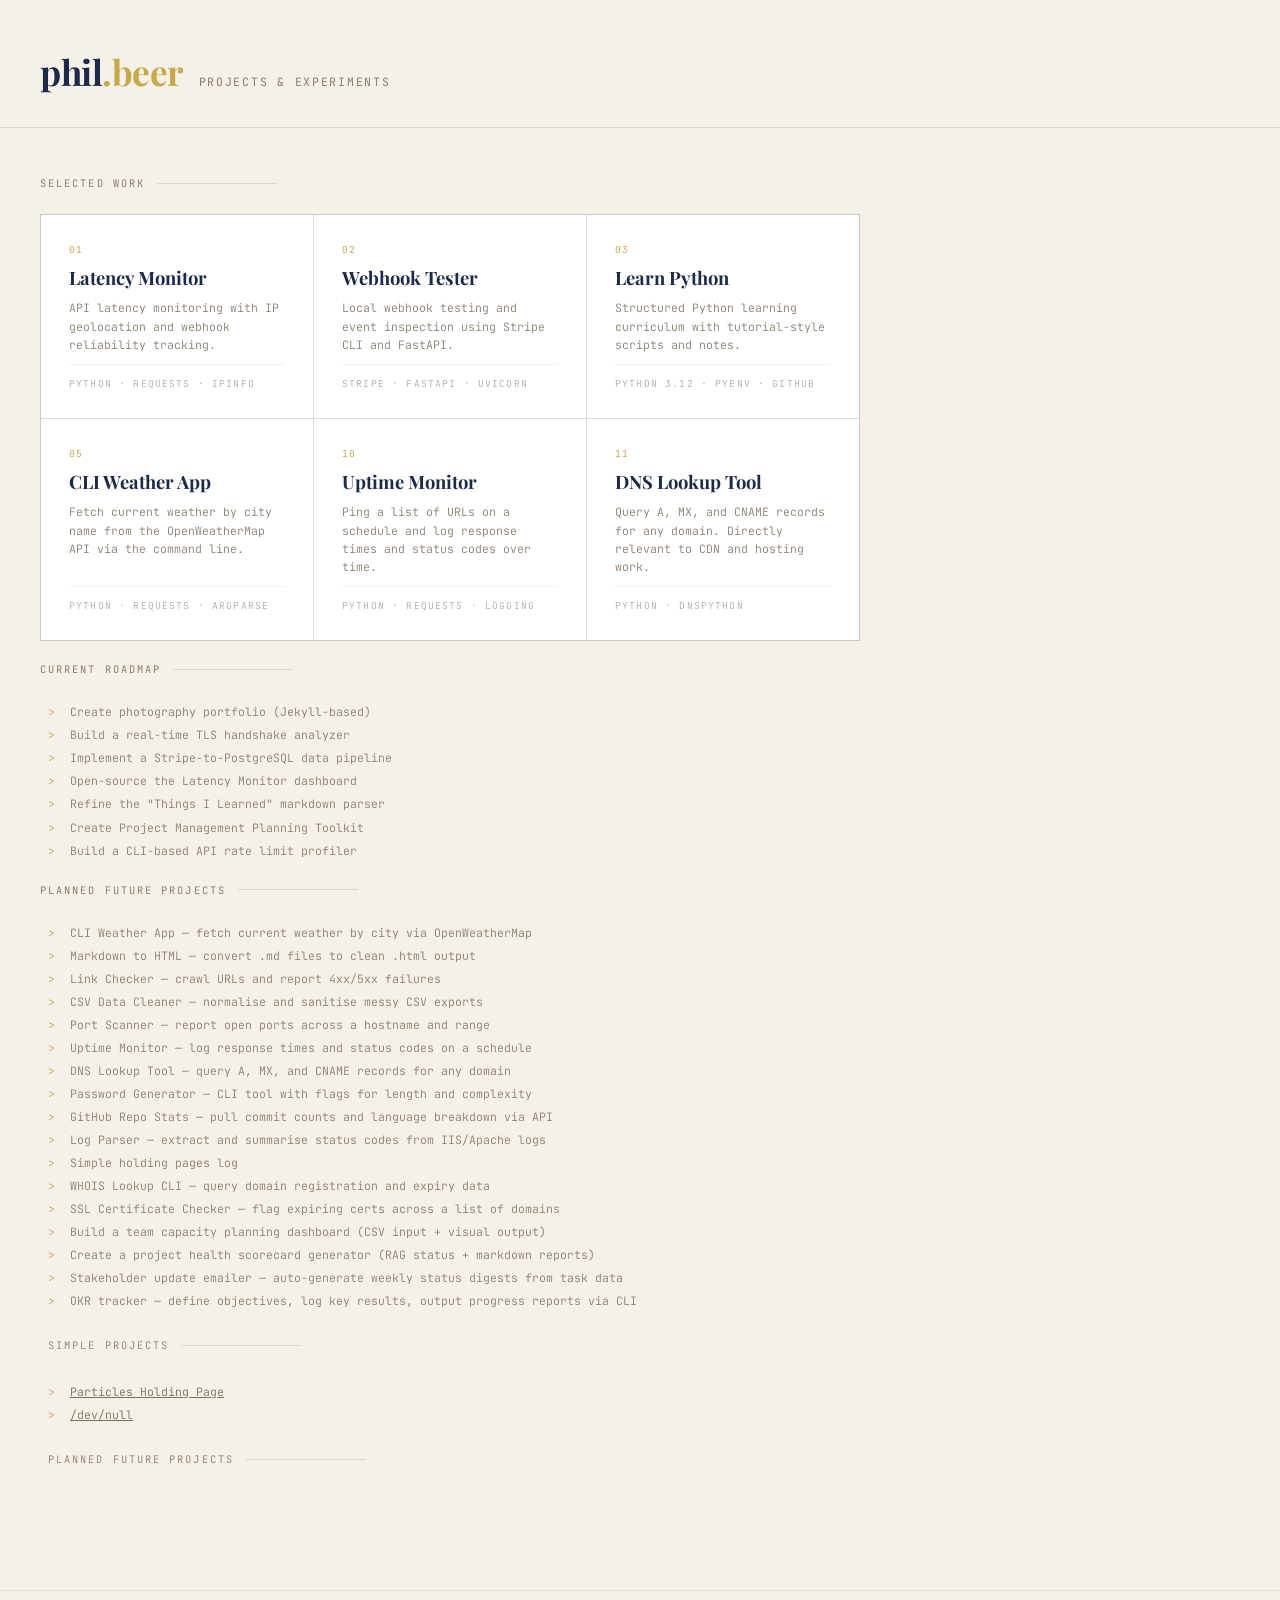
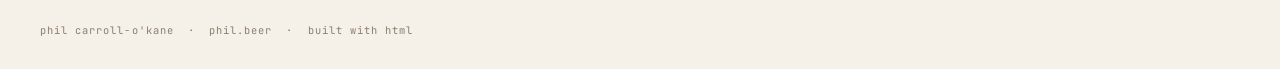
<file: index.html>
<!DOCTYPE html>
<html lang="en">
<head>
<meta charset="UTF-8">
<meta name="viewport" content="width=device-width, initial-scale=1.0">
<title>phil.beer — projects</title>
<link href="https://fonts.googleapis.com/css2?family=Playfair+Display:wght@400;700&family=JetBrains+Mono:wght@300;400&display=swap" rel="stylesheet">
<style>
  *, *::before, *::after { box-sizing: border-box; margin: 0; padding: 0; }

  :root {
    --navy: #1B2A4A;
    --gold: #C9A84C;
    --cream: #F5F0E8;
    --muted: #8A7E6E;
    --card-bg: #FFFFFF;
  }

  body {
    background: var(--cream);
    color: var(--navy);
    font-family: 'JetBrains Mono', monospace;
    min-height: 100vh;
    padding: 0;
  }

  header {
    padding: 3rem 2.5rem 2rem;
    border-bottom: 1px solid rgba(27,42,74,0.12);
    display: flex;
    align-items: baseline;
    gap: 1rem;
    flex-wrap: wrap;
  }

  .logo {
    font-family: 'Playfair Display', serif;
    font-size: 2.2rem;
    font-weight: 700;
    color: var(--navy);
    letter-spacing: -0.5px;
  }

  .logo span {
    color: var(--gold);
  }

  .tagline {
    font-size: 0.72rem;
    color: var(--muted);
    letter-spacing: 0.15em;
    text-transform: uppercase;
    padding-top: 0.2rem;
  }

  main {
    padding: 3rem 2.5rem;
    max-width: 900px;
  }

  a {
    color: #75745b;
  }

  a:hover {
    color: var(--gold);
  }

  .section-label {
    font-size: 0.65rem;
    letter-spacing: 0.2em;
    text-transform: uppercase;
    color: var(--muted);
    margin-bottom: 1.5rem;
    display: flex;
    align-items: center;
    gap: 0.75rem;
  }

  .section-label::after {
    content: '';
    flex: 1;
    height: 1px;
    background: rgba(27,42,74,0.12);
    max-width: 120px;
  }

  .projects {
    display: grid;
    grid-template-columns: repeat(auto-fill, minmax(260px, 1fr));
    gap: 1px;
    background: rgba(27,42,74,0.1);
    border: 1px solid rgba(27,42,74,0.1);
  }

  .project-card {
    background: var(--card-bg);
    padding: 1.75rem;
    text-decoration: none;
    color: inherit;
    display: flex;
    flex-direction: column;
    gap: 0.6rem;
    transition: background 0.15s ease;
    position: relative;
    overflow: hidden;
  }

  .project-card::before {
    content: '';
    position: absolute;
    top: 0; left: 0;
    width: 3px;
    height: 100%;
    background: var(--gold);
    transform: scaleY(0);
    transition: transform 0.2s ease;
    transform-origin: bottom;
  }

  .project-card:hover {
    background: #FDFAF4;
  }

  .project-card:hover::before {
    transform: scaleY(1);
  }

  .project-number {
    font-size: 0.6rem;
    color: var(--gold);
    letter-spacing: 0.15em;
  }

  .project-name {
    font-family: 'Playfair Display', serif;
    font-size: 1.15rem;
    font-weight: 700;
    color: var(--navy);
    line-height: 1.3;
  }

  .project-desc {
    font-size: 0.72rem;
    color: var(--muted);
    line-height: 1.6;
    font-weight: 300;
  }

  .project-tag {
    margin-top: auto;
    padding-top: 0.75rem;
    font-size: 0.6rem;
    letter-spacing: 0.12em;
    text-transform: uppercase;
    color: rgba(27,42,74,0.35);
    border-top: 1px solid rgba(27,42,74,0.06);
  }

  footer {
    padding: 2rem 2.5rem;
    font-size: 0.65rem;
    color: var(--muted);
    letter-spacing: 0.1em;
    border-top: 1px solid rgba(27,42,74,0.08);
    margin-top: 3rem;
  }

  @keyframes fadeUp {
    from { opacity: 0; transform: translateY(12px); }
    to { opacity: 1; transform: translateY(0); }
  }

  .project-card {
    animation: fadeUp 0.4s ease both;
  }

  .project-card:nth-child(1)  { animation-delay: 0.05s; }
  .project-card:nth-child(2)  { animation-delay: 0.10s; }
  .project-card:nth-child(3)  { animation-delay: 0.15s; }
  .project-card:nth-child(4)  { animation-delay: 0.20s; }
  .project-card:nth-child(5)  { animation-delay: 0.25s; }
  .project-card:nth-child(6)  { animation-delay: 0.30s; }
  .project-card:nth-child(7)  { animation-delay: 0.35s; }
  .project-card:nth-child(8)  { animation-delay: 0.40s; }
  .project-card:nth-child(9)  { animation-delay: 0.45s; }
  .project-card:nth-child(10) { animation-delay: 0.50s; }
  .project-card:nth-child(11) { animation-delay: 0.55s; }
  .project-card:nth-child(12) { animation-delay: 0.60s; }
  .project-card:nth-child(13) { animation-delay: 0.65s; }
  .project-card:nth-child(14) { animation-delay: 0.70s; }
</style>
</head>
<body>

<header>
  <div class="logo">phil<span>.beer</span></div>
  <div class="tagline">projects &amp; experiments</div>
</header>

<main>
  <div class="section-label">selected work</div>

  <div class="projects">

    <a href="/latencymonitor" class="project-card">
      <div class="project-number">01</div>
      <div class="project-name">Latency Monitor</div>
      <div class="project-desc">API latency monitoring with IP geolocation and webhook reliability tracking.</div>
      <div class="project-tag">Python · Requests · ipinfo</div>
    </a>

    <a href="/webhook-tester" class="project-card">
      <div class="project-number">02</div>
      <div class="project-name">Webhook Tester</div>
      <div class="project-desc">Local webhook testing and event inspection using Stripe CLI and FastAPI.</div>
      <div class="project-tag">Stripe · FastAPI · uvicorn</div>
    </a>

    <a href="https://github.com/philcodex/Learn-Python" class="project-card">
      <div class="project-number">03</div>
      <div class="project-name">Learn Python</div>
      <div class="project-desc">Structured Python learning curriculum with tutorial-style scripts and notes.</div>
      <div class="project-tag">Python 3.12 · pyenv · GitHub</div>
    </a>

    <a href="#" class="project-card">
      <div class="project-number">05</div>
      <div class="project-name">CLI Weather App</div>
      <div class="project-desc">Fetch current weather by city name from the OpenWeatherMap API via the command line.</div>
      <div class="project-tag">Python · Requests · argparse</div>
    </a>
    <a href="#" class="project-card">
      <div class="project-number">10</div>
      <div class="project-name">Uptime Monitor</div>
      <div class="project-desc">Ping a list of URLs on a schedule and log response times and status codes over time.</div>
      <div class="project-tag">Python · Requests · logging</div>
    </a>

    <a href="#" class="project-card">
      <div class="project-number">11</div>
      <div class="project-name">DNS Lookup Tool</div>
      <div class="project-desc">Query A, MX, and CNAME records for any domain. Directly relevant to CDN and hosting work.</div>
      <div class="project-tag">Python · dnspython</div>
    </a>

  </div>

  <br>
  <div class="section-label">current roadmap</div>

  <ul style="list-style: none; color: var(--muted); font-size: 0.72rem; line-height: 2; font-weight: 300; padding-left: 0.5rem;">
    <li><span style="color: var(--gold); margin-right: 8px;">&gt;</span> Create photography portfolio (Jekyll-based)</li>
    <li><span style="color: var(--gold); margin-right: 8px;">&gt;</span> Build a real-time TLS handshake analyzer</li>
    <li><span style="color: var(--gold); margin-right: 8px;">&gt;</span> Implement a Stripe-to-PostgreSQL data pipeline</li>
    <li><span style="color: var(--gold); margin-right: 8px;">&gt;</span> Open-source the Latency Monitor dashboard</li>
    <li><span style="color: var(--gold); margin-right: 8px;">&gt;</span> Refine the "Things I Learned" markdown parser</li>
    <li><span style="color: var(--gold); margin-right: 8px;">&gt;</span> Create Project Management Planning Toolkit</li>
    <li><span style="color: var(--gold); margin-right: 8px;">&gt;</span> Build a CLI-based API rate limit profiler</li>
    
    
       

  </ul>

  <br>
  <div class="section-label">planned future projects</div>

  <ul style="list-style: none; color: var(--muted); font-size: 0.72rem; line-height: 2; font-weight: 300; padding-left: 0.5rem;">
    <li><span style="color: var(--gold); margin-right: 8px;">&gt;</span> CLI Weather App — fetch current weather by city via OpenWeatherMap</li>
    <li><span style="color: var(--gold); margin-right: 8px;">&gt;</span> Markdown to HTML — convert .md files to clean .html output</li>
    <li><span style="color: var(--gold); margin-right: 8px;">&gt;</span> Link Checker — crawl URLs and report 4xx/5xx failures</li>
    <li><span style="color: var(--gold); margin-right: 8px;">&gt;</span> CSV Data Cleaner — normalise and sanitise messy CSV exports</li>
    <li><span style="color: var(--gold); margin-right: 8px;">&gt;</span> Port Scanner — report open ports across a hostname and range</li>
    <li><span style="color: var(--gold); margin-right: 8px;">&gt;</span> Uptime Monitor — log response times and status codes on a schedule</li>
    <li><span style="color: var(--gold); margin-right: 8px;">&gt;</span> DNS Lookup Tool — query A, MX, and CNAME records for any domain</li>
    <li><span style="color: var(--gold); margin-right: 8px;">&gt;</span> Password Generator — CLI tool with flags for length and complexity</li>
    <li><span style="color: var(--gold); margin-right: 8px;">&gt;</span> GitHub Repo Stats — pull commit counts and language breakdown via API</li>
    <li><span style="color: var(--gold); margin-right: 8px;">&gt;</span> Log Parser — extract and summarise status codes from IIS/Apache logs</li>
    <li><span style="color: var(--gold); margin-right: 8px;">&gt;</span> Simple holding pages log</li>
    <li><span style="color: var(--gold); margin-right: 8px;">&gt;</span> WHOIS Lookup CLI — query domain registration and expiry data</li>
    <li><span style="color: var(--gold); margin-right: 8px;">&gt;</span> SSL Certificate Checker — flag expiring certs across a list of domains</li>
    <li><span style="color: var(--gold); margin-right: 8px;">&gt;</span> Build a team capacity planning dashboard (CSV input + visual output)</li>
    <li><span style="color: var(--gold); margin-right: 8px;">&gt;</span> Create a project health scorecard generator (RAG status + markdown reports)</li>
    <li><span style="color: var(--gold); margin-right: 8px;">&gt;</span> Stakeholder update emailer — auto-generate weekly status digests from task data</li>
    <li><span style="color: var(--gold); margin-right: 8px;">&gt;</span> OKR tracker — define objectives, log key results, output progress reports via CLI</li>

<br>
  <div class="section-label">Simple Projects</div>
  <li><span style="color: var(--gold); margin-right: 8px;">&gt;</span> <a href="particles.html">Particles Holding Page</a></li>
  <li><span style="color: var(--gold); margin-right: 8px;">&gt;</span> <a href="asdfwdmatrix.html">/dev/null</a></li>

  
<br>
  <div class="section-label">planned future projects</div>
    
  </ul>
</main>

<footer>
  phil carroll-o'kane &nbsp;·&nbsp; phil.beer &nbsp;·&nbsp; built with html
</footer>

</body>
</html>
</file>
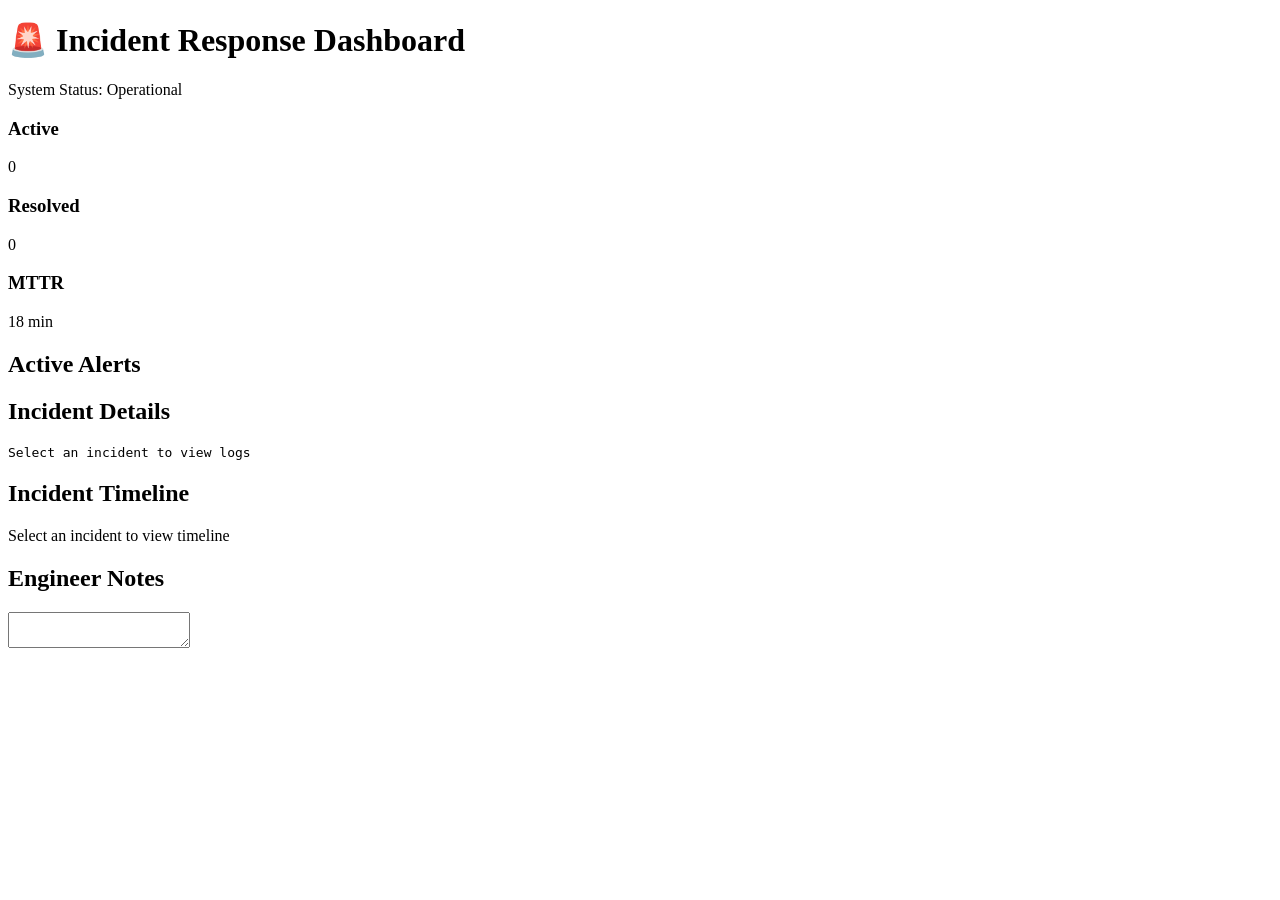
<file: incidentdashboard/index.html>
<!DOCTYPE html>
<html>
<head>
    <title>Incident Response Dashboard</title>
    <link rel="stylesheet" href="style.css">
</head>

<body>

<h1>🚨 Incident Response Dashboard</h1>

<!-- System Status -->
<div class="status-banner">
System Status: Operational
</div>

<!-- Summary -->
<div class="summary">

<div class="card">
<h3>Active</h3>
<p id="activeCount">0</p>
</div>

<div class="card">
<h3>Resolved</h3>
<p id="resolvedCount">0</p>
</div>

<div class="card">
<h3>MTTR</h3>
<p>18 min</p>
</div>

</div>

<!-- Alerts -->
<h2>Active Alerts</h2>

<div id="alerts"></div>

<!-- Details -->
<div id="incidentDetails">

<h2>Incident Details</h2>

<pre id="logs">
Select an incident to view logs
</pre>

</div>

<h2>Incident Timeline</h2>

<div id="timeline">

<p>Select an incident to view timeline</p>

</div>

<!-- Notes -->
<h2>Engineer Notes</h2>

<textarea id="notes"></textarea>

</body>
</html>
</file>
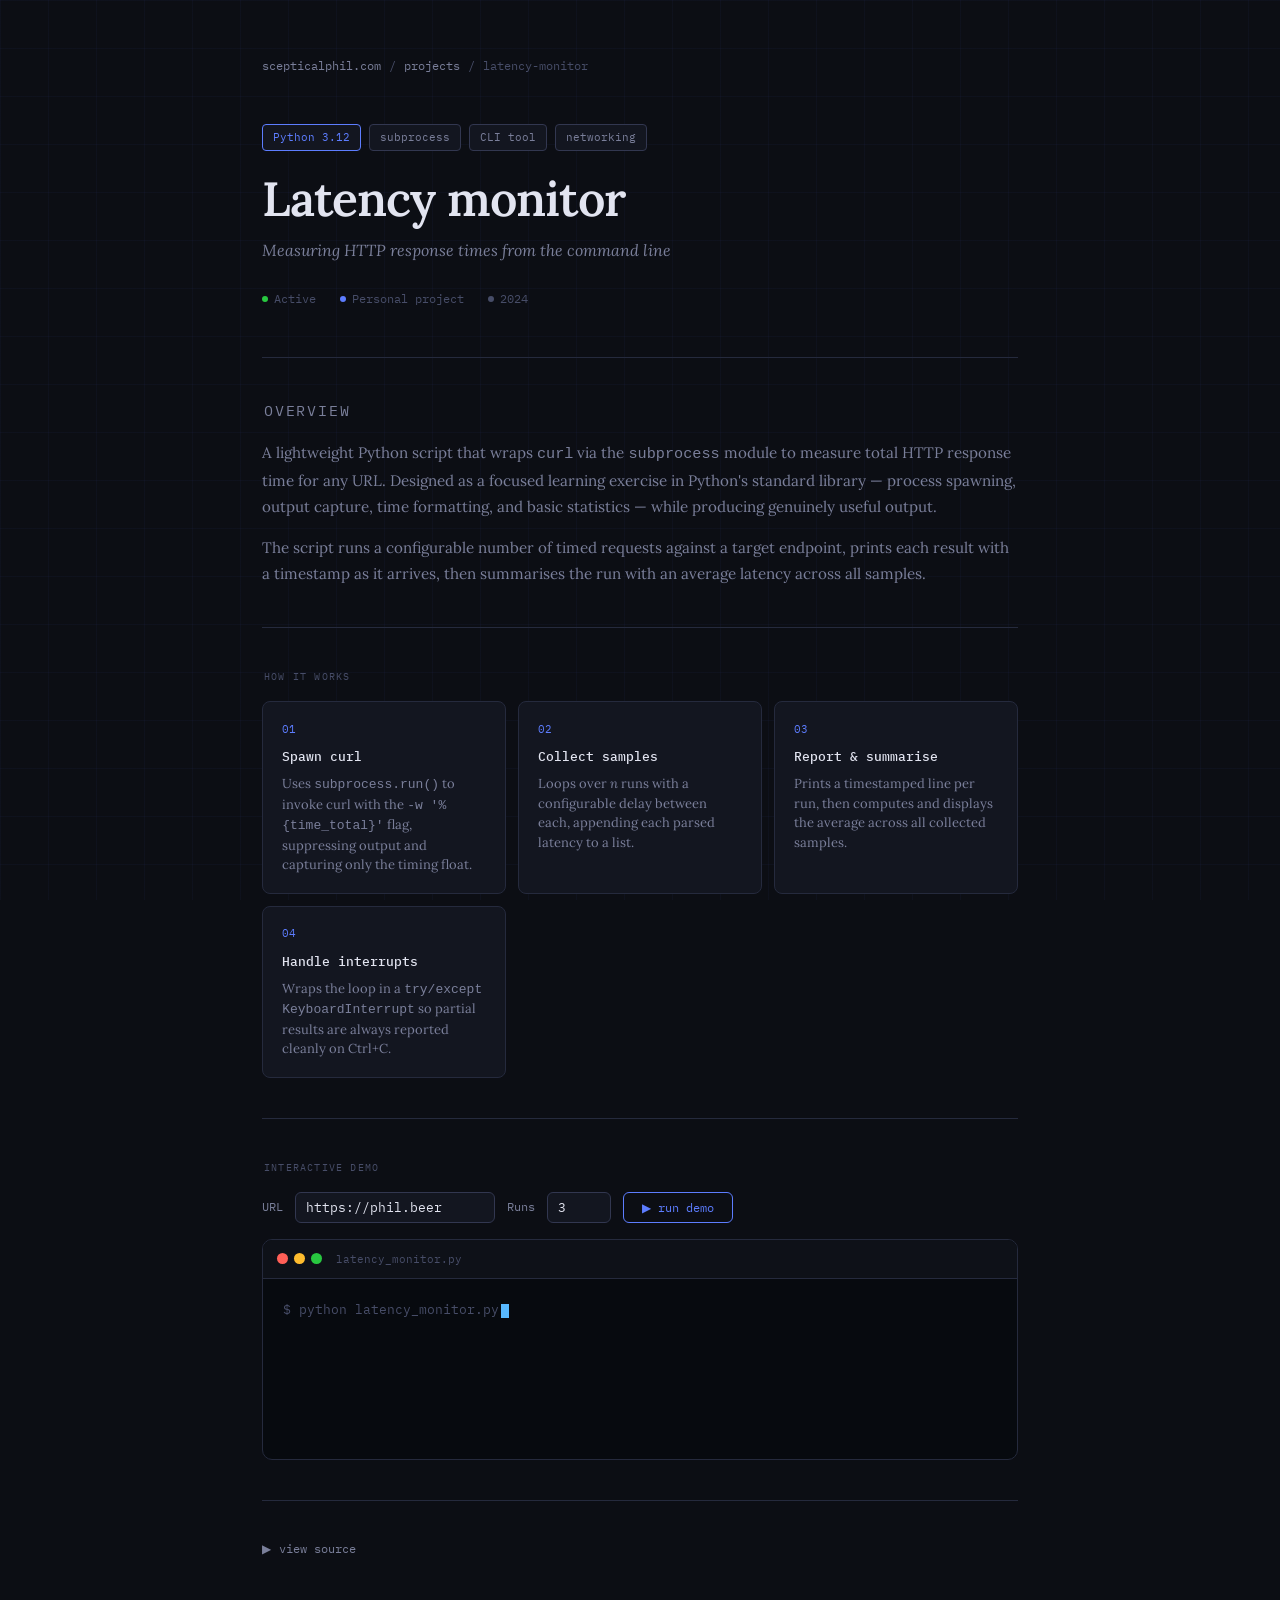
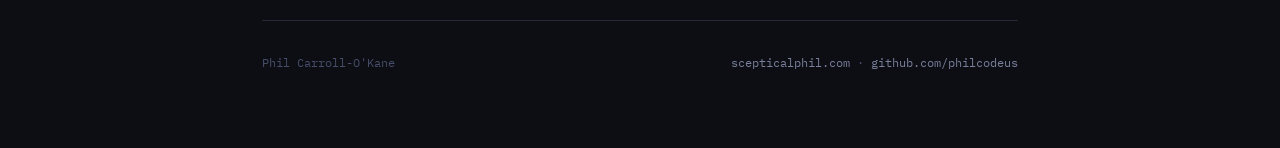
<file: latency monitor copy/index.html>
<!DOCTYPE html>
<html lang="en">
<head>
  <meta charset="UTF-8" />
  <meta name="viewport" content="width=device-width, initial-scale=1.0" />
  <title>Latency Monitor — Phil Carroll-O'Kane</title>
  <link rel="preconnect" href="https://fonts.googleapis.com" />
  <link href="https://fonts.googleapis.com/css2?family=IBM+Plex+Mono:ital,wght@0,400;0,500;1,400&family=Lora:ital,wght@0,400;0,600;1,400&display=swap" rel="stylesheet" />
  <style>
    *, *::before, *::after { box-sizing: border-box; margin: 0; padding: 0; }

    :root {
      --bg:        #0c0e14;
      --surface:   #131620;
      --surface2:  #1a1e2e;
      --border:    #252a3d;
      --border2:   #323750;
      --text:      #e2e4f0;
      --muted:     #7a7f9a;
      --dim:       #474d68;
      --green:     #28c840;
      --green-dim: #0f6e56;
      --amber:     #febc2e;
      --blue:      #58b9ff;
      --blue-dim:  #185fa5;
      --red:       #ff5f57;
      --accent:    #5d7dff;
    }

    html { scroll-behavior: smooth; }

    body {
      background: var(--bg);
      color: var(--text);
      font-family: 'Lora', Georgia, serif;
      font-size: 16px;
      line-height: 1.7;
      min-height: 100vh;
    }

    /* ── grid lines background ── */
    body::before {
      content: '';
      position: fixed;
      inset: 0;
      background-image:
        linear-gradient(rgba(93,125,255,0.04) 1px, transparent 1px),
        linear-gradient(90deg, rgba(93,125,255,0.04) 1px, transparent 1px);
      background-size: 48px 48px;
      pointer-events: none;
      z-index: 0;
    }

    .page { position: relative; z-index: 1; max-width: 820px; margin: 0 auto; padding: 3.5rem 2rem 5rem; }

    /* ── nav breadcrumb ── */
    .nav {
      display: flex;
      align-items: center;
      gap: 8px;
      margin-bottom: 3rem;
      font-family: 'IBM Plex Mono', monospace;
      font-size: 12px;
      color: var(--dim);
    }
    .nav a { color: var(--muted); text-decoration: none; }
    .nav a:hover { color: var(--text); }

    /* ── hero ── */
    .hero { margin-bottom: 3rem; animation: fadeUp 0.6s ease both; }
    .tag-row { display: flex; gap: 8px; flex-wrap: wrap; margin-bottom: 1.2rem; }
    .tag {
      font-family: 'IBM Plex Mono', monospace;
      font-size: 11px;
      padding: 3px 10px;
      border-radius: 4px;
      border: 1px solid var(--border2);
      color: var(--muted);
      background: var(--surface);
    }
    .tag.lang { border-color: var(--accent); color: var(--accent); }

    h1 {
      font-family: 'Lora', serif;
      font-size: clamp(2rem, 5vw, 3rem);
      font-weight: 600;
      letter-spacing: -0.02em;
      color: var(--text);
      margin-bottom: 0.6rem;
      line-height: 1.2;
    }
    .subtitle {
      font-size: 1rem;
      color: var(--muted);
      font-style: italic;
      margin-bottom: 1.5rem;
    }
    .meta-row {
      display: flex;
      gap: 1.5rem;
      flex-wrap: wrap;
      font-family: 'IBM Plex Mono', monospace;
      font-size: 12px;
      color: var(--dim);
    }
    .meta-row span { display: flex; align-items: center; gap: 6px; }
    .dot { width: 6px; height: 6px; border-radius: 50%; }

    /* ── section label ── */
    .section-label {
      font-family: 'IBM Plex Mono', monospace;
      font-size: 10px;
      letter-spacing: 0.12em;
      text-transform: uppercase;
      color: var(--dim);
      margin-bottom: 1rem;
      padding-left: 2px;
    }

    /* ── divider ── */
    hr { border: none; border-top: 1px solid var(--border); margin: 2.5rem 0; }

    /* ── overview ── */
    .overview { animation: fadeUp 0.6s 0.1s ease both; margin-bottom: 2.5rem; }
    .overview p { color: var(--muted); font-size: 0.95rem; margin-bottom: 1rem; }
    .overview p:last-child { margin-bottom: 0; }

    /* ── how it works grid ── */
    .how-grid {
      display: grid;
      grid-template-columns: repeat(auto-fit, minmax(200px, 1fr));
      gap: 12px;
      margin-bottom: 2.5rem;
      animation: fadeUp 0.6s 0.15s ease both;
    }
    .how-card {
      background: var(--surface);
      border: 1px solid var(--border);
      border-radius: 8px;
      padding: 1.1rem 1.2rem;
      transition: border-color 0.2s;
    }
    .how-card:hover { border-color: var(--border2); }
    .how-num {
      font-family: 'IBM Plex Mono', monospace;
      font-size: 11px;
      color: var(--accent);
      margin-bottom: 8px;
    }
    .how-card h3 {
      font-family: 'IBM Plex Mono', monospace;
      font-size: 13px;
      font-weight: 500;
      color: var(--text);
      margin-bottom: 6px;
    }
    .how-card p { font-size: 13px; color: var(--muted); line-height: 1.5; }

    /* ── demo controls ── */
    .demo-section { animation: fadeUp 0.6s 0.2s ease both; }
    .controls {
      display: flex;
      align-items: center;
      gap: 12px;
      flex-wrap: wrap;
      margin-bottom: 1rem;
    }
    .controls label { font-family: 'IBM Plex Mono', monospace; font-size: 12px; color: var(--muted); }
    .controls input {
      background: var(--surface);
      border: 1px solid var(--border2);
      border-radius: 6px;
      color: var(--text);
      font-family: 'IBM Plex Mono', monospace;
      font-size: 13px;
      padding: 6px 10px;
      outline: none;
      transition: border-color 0.2s;
    }
    .controls input:focus { border-color: var(--accent); }
    .controls input[type=text] { width: 200px; }
    .controls input[type=number] { width: 64px; }
    .run-btn {
      font-family: 'IBM Plex Mono', monospace;
      font-size: 12px;
      padding: 7px 18px;
      background: transparent;
      border: 1px solid var(--accent);
      border-radius: 6px;
      color: var(--accent);
      cursor: pointer;
      transition: background 0.2s, color 0.2s;
    }
    .run-btn:hover { background: var(--accent); color: #fff; }
    .run-btn:disabled { opacity: 0.4; cursor: not-allowed; }

    /* ── terminal ── */
    .terminal {
      background: #070a0f;
      border: 1px solid var(--border);
      border-radius: 10px;
      overflow: hidden;
      margin-bottom: 1.5rem;
    }
    .term-bar {
      display: flex;
      align-items: center;
      gap: 6px;
      padding: 10px 14px;
      background: #0e1118;
      border-bottom: 1px solid var(--border);
    }
    .tb { width: 11px; height: 11px; border-radius: 50%; }
    .tb-r { background: var(--red); }
    .tb-y { background: var(--amber); }
    .tb-g { background: var(--green); }
    .term-title {
      font-family: 'IBM Plex Mono', monospace;
      font-size: 11px;
      color: var(--dim);
      margin-left: 8px;
    }
    .term-body {
      padding: 18px 20px;
      font-family: 'IBM Plex Mono', monospace;
      font-size: 13px;
      line-height: 2;
      min-height: 180px;
    }
    .t-dim   { color: var(--dim); }
    .t-muted { color: var(--muted); }
    .t-green { color: var(--green); }
    .t-amber { color: var(--amber); }
    .t-blue  { color: var(--blue); }
    .t-white { color: var(--text); }
    .cursor {
      display: inline-block;
      width: 8px; height: 14px;
      background: var(--blue);
      vertical-align: middle;
      margin-left: 2px;
      animation: blink 1s step-end infinite;
    }
    @keyframes blink { 50% { opacity: 0; } }

    /* ── stat cards ── */
    .stats {
      display: grid;
      grid-template-columns: repeat(3, 1fr);
      gap: 10px;
      margin-bottom: 2.5rem;
      display: none;
    }
    .stat {
      background: var(--surface);
      border: 1px solid var(--border);
      border-radius: 8px;
      padding: 1rem 1.1rem;
    }
    .stat-label {
      font-family: 'IBM Plex Mono', monospace;
      font-size: 10px;
      letter-spacing: 0.1em;
      text-transform: uppercase;
      color: var(--dim);
      margin-bottom: 8px;
    }
    .stat-value {
      font-family: 'IBM Plex Mono', monospace;
      font-size: 1.4rem;
      font-weight: 500;
      color: var(--text);
    }
    .stat-value.good { color: var(--green); }
    .stat-value.warn { color: var(--amber); }

    /* ── code section ── */
    .code-section { animation: fadeUp 0.6s 0.25s ease both; }
    .code-toggle {
      background: none;
      border: none;
      font-family: 'IBM Plex Mono', monospace;
      font-size: 12px;
      color: var(--muted);
      cursor: pointer;
      display: flex;
      align-items: center;
      gap: 8px;
      margin-bottom: 10px;
      padding: 0;
      transition: color 0.2s;
    }
    .code-toggle:hover { color: var(--text); }
    .code-wrap {
      background: #070a0f;
      border: 1px solid var(--border);
      border-radius: 10px;
      overflow: hidden;
      display: none;
    }
    .code-toolbar {
      display: flex;
      align-items: center;
      justify-content: space-between;
      padding: 10px 16px;
      background: #0e1118;
      border-bottom: 1px solid var(--border);
    }
    .code-lang { font-family: 'IBM Plex Mono', monospace; font-size: 11px; color: var(--dim); }
    .copy-btn {
      font-family: 'IBM Plex Mono', monospace;
      font-size: 11px;
      background: none;
      border: 1px solid var(--border2);
      border-radius: 4px;
      color: var(--muted);
      padding: 3px 10px;
      cursor: pointer;
      transition: border-color 0.2s, color 0.2s;
    }
    .copy-btn:hover { border-color: var(--accent); color: var(--accent); }
    pre {
      padding: 18px 20px;
      font-family: 'IBM Plex Mono', monospace;
      font-size: 12.5px;
      line-height: 1.8;
      overflow-x: auto;
      color: var(--muted);
    }
    .kw  { color: #7f77dd; }
    .fn  { color: #28c840; }
    .st  { color: #febc2e; }
    .cm  { color: #3a3f58; font-style: italic; }
    .nu  { color: #58b9ff; }

    /* ── footer ── */
    .footer {
      margin-top: 4rem;
      padding-top: 2rem;
      border-top: 1px solid var(--border);
      display: flex;
      justify-content: space-between;
      align-items: center;
      flex-wrap: wrap;
      gap: 1rem;
      font-family: 'IBM Plex Mono', monospace;
      font-size: 12px;
      color: var(--dim);
      animation: fadeUp 0.6s 0.3s ease both;
    }
    .footer a { color: var(--muted); text-decoration: none; }
    .footer a:hover { color: var(--text); }

    /* ── animations ── */
    @keyframes fadeUp {
      from { opacity: 0; transform: translateY(14px); }
      to   { opacity: 1; transform: translateY(0); }
    }

    /* ── responsive ── */
    @media (max-width: 540px) {
      .stats { grid-template-columns: 1fr 1fr; }
      h1 { font-size: 1.8rem; }
      .controls input[type=text] { width: 100%; }
      .controls { flex-direction: column; align-items: flex-start; }
    }
  </style>
</head>
<body>
<div class="page">

  <!-- nav -->
  <nav class="nav">
    <a href="https://scepticalphil.com">scepticalphil.com</a>
    <span>/</span>
    <a href="#">projects</a>
    <span>/</span>
    <span>latency-monitor</span>
  </nav>

  <!-- hero -->
  <header class="hero">
    <div class="tag-row">
      <span class="tag lang">Python 3.12</span>
      <span class="tag">subprocess</span>
      <span class="tag">CLI tool</span>
      <span class="tag">networking</span>
    </div>
    <h1>Latency monitor</h1>
    <p class="subtitle">Measuring HTTP response times from the command line</p>
    <div class="meta-row">
      <span><span class="dot" style="background:var(--green)"></span>Active</span>
      <span><span class="dot" style="background:var(--accent)"></span>Personal project</span>
      <span><span class="dot" style="background:var(--dim)"></span>2024</span>
    </div>
  </header>

  <hr />

  <!-- overview -->
  <section class="overview">
    <p class="section-label">Overview</p>
    <p>
      A lightweight Python script that wraps <code>curl</code> via the <code>subprocess</code> module to measure
      total HTTP response time for any URL. Designed as a focused learning exercise in
      Python's standard library — process spawning, output capture, time formatting, and
      basic statistics — while producing genuinely useful output.
    </p>
    <p>
      The script runs a configurable number of timed requests against a target endpoint,
      prints each result with a timestamp as it arrives, then summarises the run with an
      average latency across all samples.
    </p>
  </section>

  <hr />

  <!-- how it works -->
  <section style="margin-bottom:2.5rem; animation: fadeUp 0.6s 0.12s ease both;">
    <p class="section-label">How it works</p>
    <div class="how-grid">
      <div class="how-card">
        <div class="how-num">01</div>
        <h3>Spawn curl</h3>
        <p>Uses <code>subprocess.run()</code> to invoke curl with the <code>-w '%{time_total}'</code> flag, suppressing output and capturing only the timing float.</p>
      </div>
      <div class="how-card">
        <div class="how-num">02</div>
        <h3>Collect samples</h3>
        <p>Loops over <em>n</em> runs with a configurable delay between each, appending each parsed latency to a list.</p>
      </div>
      <div class="how-card">
        <div class="how-num">03</div>
        <h3>Report & summarise</h3>
        <p>Prints a timestamped line per run, then computes and displays the average across all collected samples.</p>
      </div>
      <div class="how-card">
        <div class="how-num">04</div>
        <h3>Handle interrupts</h3>
        <p>Wraps the loop in a <code>try/except KeyboardInterrupt</code> so partial results are always reported cleanly on Ctrl+C.</p>
      </div>
    </div>
  </section>

  <hr />

  <!-- demo -->
  <section class="demo-section">
    <p class="section-label">Interactive demo</p>
    <div class="controls">
      <label>URL</label>
      <input type="text" id="urlInput" value="https://phil.beer" spellcheck="false" />
      <label>Runs</label>
      <input type="number" id="runsInput" value="3" min="1" max="8" />
      <button class="run-btn" id="runBtn" onclick="runDemo()">▶ run demo</button>
    </div>

    <div class="terminal">
      <div class="term-bar">
        <div class="tb tb-r"></div>
        <div class="tb tb-y"></div>
        <div class="tb tb-g"></div>
        <span class="term-title">latency_monitor.py</span>
      </div>
      <div class="term-body" id="termBody">
        <span class="t-dim">$ python latency_monitor.py</span><span class="cursor" id="cursor"></span>
      </div>
    </div>

    <div class="stats" id="statsRow">
      <div class="stat">
        <div class="stat-label">Runs</div>
        <div class="stat-value" id="statRuns">—</div>
      </div>
      <div class="stat">
        <div class="stat-label">Average</div>
        <div class="stat-value" id="statAvg">—</div>
      </div>
      <div class="stat">
        <div class="stat-label">Best run</div>
        <div class="stat-value" id="statBest">—</div>
      </div>
    </div>
  </section>

  <hr />

  <!-- source code -->
  <section class="code-section">
    <button class="code-toggle" id="codeToggle" onclick="toggleCode()">
      <span id="arrow">▶</span> view source
    </button>
    <div class="code-wrap" id="codeWrap">
      <div class="code-toolbar">
        <span class="code-lang">latency_monitor.py</span>
        <button class="copy-btn" onclick="copyCode()">copy</button>
      </div>
      <pre id="codeContent"><span class="kw">import</span> subprocess
<span class="kw">import</span> time

<span class="cm"># Configuration</span>
url = <span class="st">"https://phil.beer"</span>
cmd = [<span class="st">'curl'</span>, <span class="st">'-s'</span>, <span class="st">'-o'</span>, <span class="st">'/dev/null'</span>, <span class="st">'-w'</span>, <span class="st">'%{time_total}'</span>, url]
runs = <span class="nu">3</span>
delay = <span class="nu">5</span>
latencies = []

<span class="fn">print</span>(<span class="st">f"Monitoring latency for </span>{url}<span class="st"> (</span>{runs}<span class="st"> runs, </span>{delay}<span class="st">s delay)...\n"</span>)

<span class="kw">try</span>:
    <span class="kw">for</span> i <span class="kw">in</span> <span class="fn">range</span>(<span class="nu">1</span>, runs + <span class="nu">1</span>):
        <span class="cm"># Run curl and capture only the number</span>
        result = subprocess.<span class="fn">run</span>(cmd, capture_output=<span class="kw">True</span>, text=<span class="kw">True</span>, check=<span class="kw">True</span>)

        <span class="cm"># Convert string output to float and store it</span>
        latency = <span class="fn">float</span>(result.stdout.<span class="fn">strip</span>())
        latencies.<span class="fn">append</span>(latency)

        <span class="cm"># Print the formatted line as requested</span>
        timestamp = time.<span class="fn">strftime</span>(<span class="st">"%H:%M:%S"</span>)
        <span class="fn">print</span>(<span class="st">f"[{i:02d}] {timestamp} - Total time:\t{latency:.6f}"</span>)

        <span class="kw">if</span> i &lt; runs:
            time.<span class="fn">sleep</span>(delay)

<span class="kw">except</span> KeyboardInterrupt:
    <span class="fn">print</span>(<span class="st">"\nInterrupted by user."</span>)

<span class="cm"># Calculate and display the average</span>
<span class="kw">if</span> latencies:
    avg_latency = <span class="fn">sum</span>(latencies) / <span class="fn">len</span>(latencies)
    <span class="fn">print</span>(<span class="st">"\n" + "="*30</span>)
    <span class="fn">print</span>(<span class="st">f"Final Results for {url}"</span>)
    <span class="fn">print</span>(<span class="st">f"Total Runs:    {len(latencies)}"</span>)
    <span class="fn">print</span>(<span class="st">f"Average Time:  {avg_latency:.6f} seconds"</span>)
    <span class="fn">print</span>(<span class="st">"="*30</span>)</pre>
    </div>
  </section>

  <!-- footer -->
  <footer class="footer">
    <span>Phil Carroll-O'Kane</span>
    <span><a href="https://scepticalphil.com">scepticalphil.com</a> · <a href="https://github.com/philcodeus/Learn-Python">github.com/philcodeus</a></span>
  </footer>

</div>

<script>
  const rawCode = `import subprocess
import time

# Configuration
url = "https://phil.beer"
cmd = ['curl', '-s', '-o', '/dev/null', '-w', '%{time_total}', url]
runs = 3
delay = 5
latencies = []

print(f"Monitoring latency for {url} ({runs} runs, {delay}s delay)...\\n")

try:
    for i in range(1, runs + 1):
        result = subprocess.run(cmd, capture_output=True, text=True, check=True)
        latency = float(result.stdout.strip())
        latencies.append(latency)
        timestamp = time.strftime("%H:%M:%S")
        print(f"[{i:02d}] {timestamp} - Total time:\\t{latency:.6f}")
        if i < runs:
            time.sleep(delay)

except KeyboardInterrupt:
    print("\\nInterrupted by user.")

if latencies:
    avg_latency = sum(latencies) / len(latencies)
    print("\\n" + "="*30)
    print(f"Final Results for {url}")
    print(f"Total Runs:    {len(latencies)}")
    print(f"Average Time:  {avg_latency:.6f} seconds")
    print("="*30)`;

  let running = false;

  function toggleCode() {
    const wrap = document.getElementById('codeWrap');
    const arrow = document.getElementById('arrow');
    const open = wrap.style.display === 'block';
    wrap.style.display = open ? 'none' : 'block';
    arrow.textContent = open ? '▶' : '▼';
  }

  function copyCode() {
    navigator.clipboard.writeText(rawCode).then(() => {
      const btn = document.querySelector('.copy-btn');
      btn.textContent = 'copied!';
      setTimeout(() => btn.textContent = 'copy', 2000);
    });
  }

  function getTime() {
    return new Date().toLocaleTimeString('en-GB', { hour:'2-digit', minute:'2-digit', second:'2-digit' });
  }

  function fakeLatency() {
    return (0.075 + Math.random() * 0.19).toFixed(6);
  }

  function appendLine(html) {
    const body = document.getElementById('termBody');
    const cursor = document.getElementById('cursor');
    const div = document.createElement('div');
    div.innerHTML = html;
    body.insertBefore(div, cursor);
  }

  function sleep(ms) { return new Promise(r => setTimeout(r, ms)); }

  async function runDemo() {
    if (running) return;
    running = true;
    const btn = document.getElementById('runBtn');
    btn.disabled = true;
    btn.textContent = '⏳ running…';

    const url = document.getElementById('urlInput').value.trim() || 'https://phil.beer';
    const runs = Math.min(8, Math.max(1, parseInt(document.getElementById('runsInput').value) || 3));

    document.getElementById('termBody').innerHTML = '<span class="cursor" id="cursor"></span>';
    const statsRow = document.getElementById('statsRow');
    statsRow.style.display = 'none';

    appendLine(`<span class="t-dim">$ python latency_monitor.py</span>`);
    await sleep(300);
    appendLine(`<span class="t-muted">Monitoring latency for </span><span class="t-blue">${url}</span><span class="t-muted"> (${runs} runs, 5s delay)…</span>`);
    appendLine(`&nbsp;`);
    await sleep(500);

    const latencies = [];
    for (let i = 1; i <= runs; i++) {
      await sleep(650 + Math.random() * 350);
      const lat = fakeLatency();
      latencies.push(parseFloat(lat));
      const ts = getTime();
      const cls = parseFloat(lat) < 0.15 ? 't-green' : 't-amber';
      appendLine(`<span class="t-dim">[${String(i).padStart(2,'0')}]</span> <span class="t-muted">${ts}</span> <span class="t-dim">– Total time:</span> <span class="${cls}">${lat}</span>`);
    }

    await sleep(400);
    const avg = (latencies.reduce((a,b) => a+b,0) / latencies.length).toFixed(6);
    const best = Math.min(...latencies).toFixed(6);

    appendLine(`&nbsp;`);
    appendLine(`<span class="t-dim">${'='.repeat(32)}</span>`);
    appendLine(`<span class="t-white">Final results for </span><span class="t-blue">${url}</span>`);
    appendLine(`<span class="t-muted">Total runs:   </span><span class="t-white">${latencies.length}</span>`);
    appendLine(`<span class="t-muted">Average time: </span><span class="t-green">${avg}s</span>`);
    appendLine(`<span class="t-muted">Best run:     </span><span class="t-green">${best}s</span>`);
    appendLine(`<span class="t-dim">${'='.repeat(32)}</span>`);

    statsRow.style.display = 'grid';
    document.getElementById('statRuns').textContent = latencies.length;
    const avgEl = document.getElementById('statAvg');
    avgEl.textContent = avg + 's';
    avgEl.className = 'stat-value ' + (parseFloat(avg) < 0.15 ? 'good' : 'warn');
    document.getElementById('statBest').textContent = best + 's';

    btn.disabled = false;
    btn.textContent = '▶ run again';
    running = false;
  }
</script>
</body>
</html>
</file>
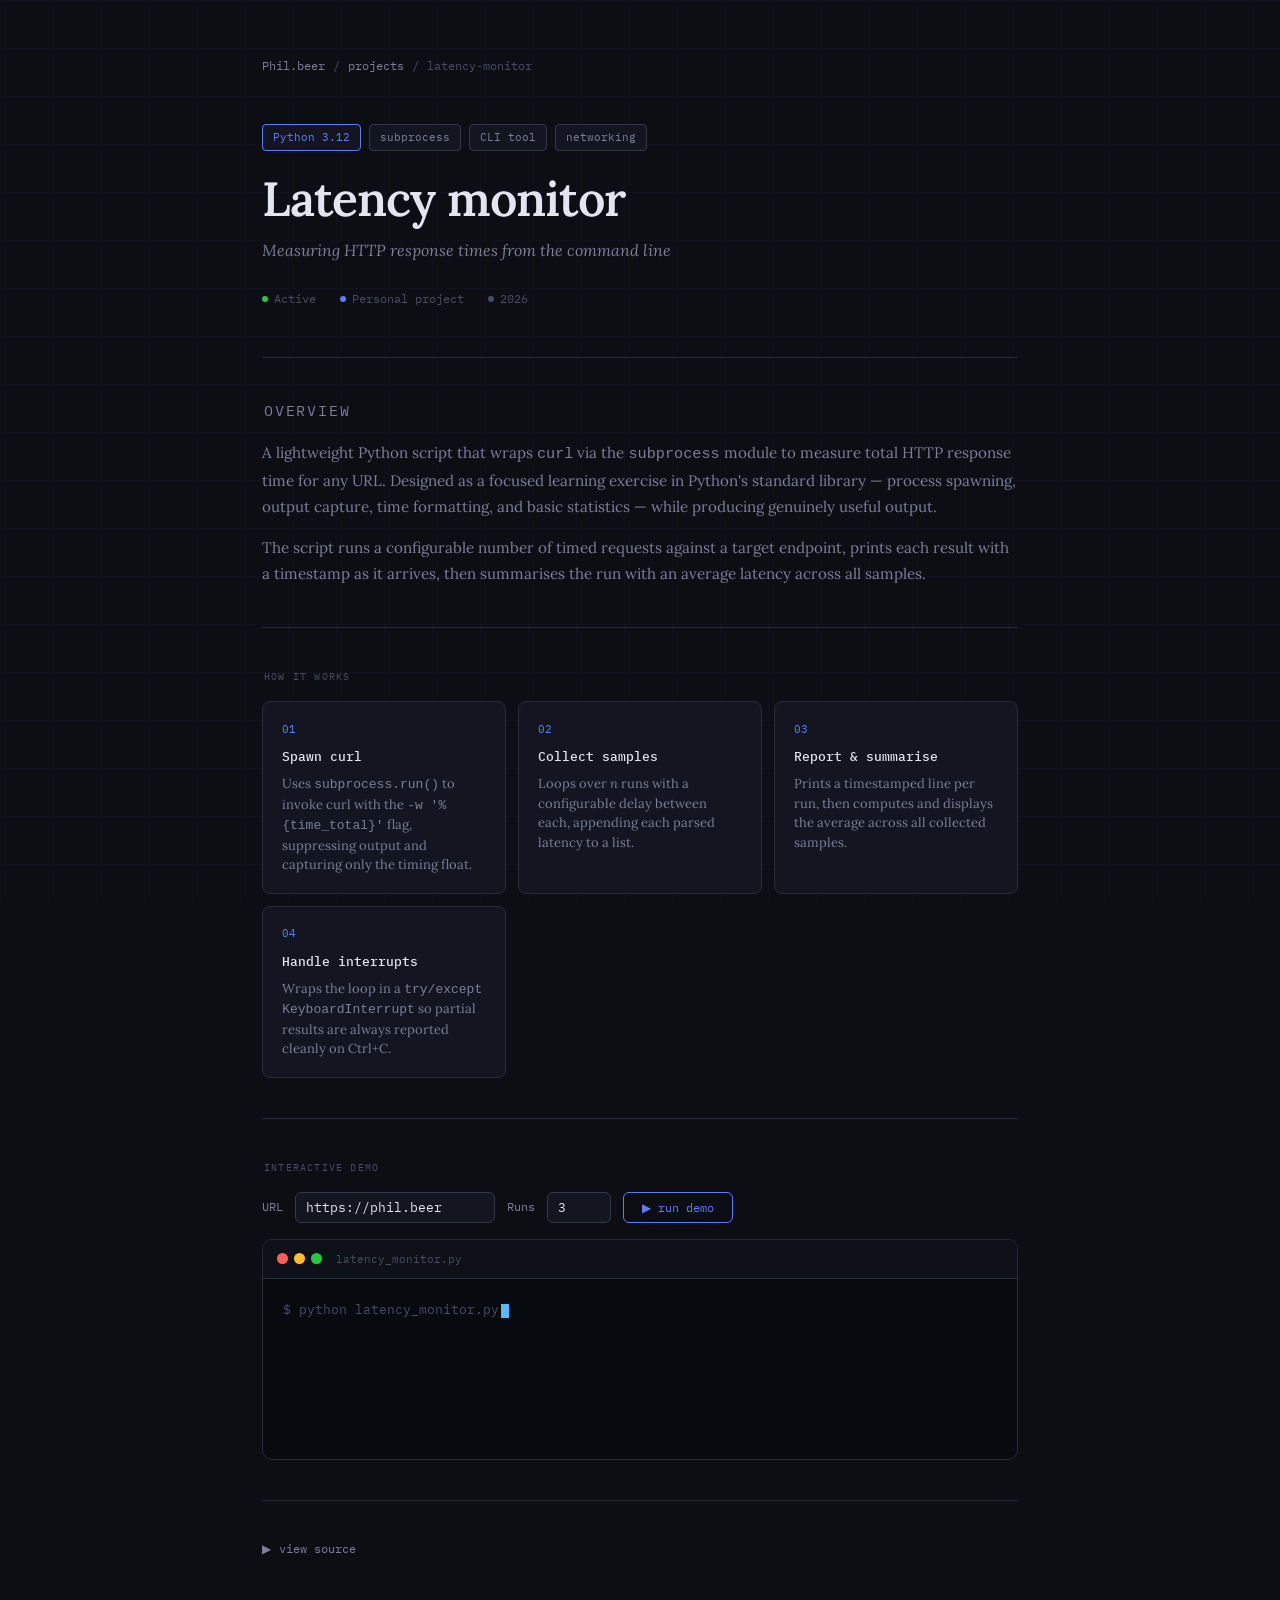
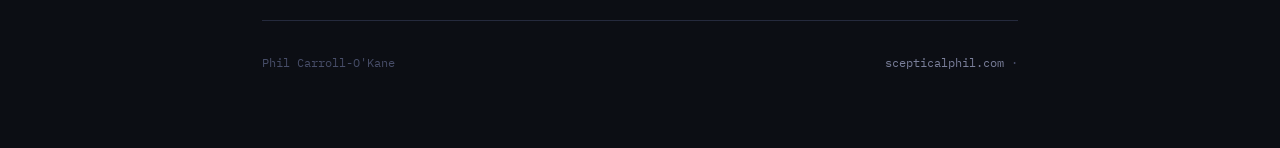
<file: latencymonitor/index.html>
<!DOCTYPE html>
<html lang="en">
<head>
  <meta charset="UTF-8" />
  <meta name="viewport" content="width=device-width, initial-scale=1.0" />
  <title>Latency Monitor — Phil Carroll-O'Kane</title>
  <link rel="preconnect" href="https://fonts.googleapis.com" />
  <link href="https://fonts.googleapis.com/css2?family=IBM+Plex+Mono:ital,wght@0,400;0,500;1,400&family=Lora:ital,wght@0,400;0,600;1,400&display=swap" rel="stylesheet" />
  <style>
    *, *::before, *::after { box-sizing: border-box; margin: 0; padding: 0; }

    :root {
      --bg:        #0c0e14;
      --surface:   #131620;
      --surface2:  #1a1e2e;
      --border:    #252a3d;
      --border2:   #323750;
      --text:      #e2e4f0;
      --muted:     #7a7f9a;
      --dim:       #474d68;
      --green:     #28c840;
      --green-dim: #0f6e56;
      --amber:     #febc2e;
      --blue:      #58b9ff;
      --blue-dim:  #185fa5;
      --red:       #ff5f57;
      --accent:    #5d7dff;
    }

    html { scroll-behavior: smooth; }

    body {
      background: var(--bg);
      color: var(--text);
      font-family: 'Lora', Georgia, serif;
      font-size: 16px;
      line-height: 1.7;
      min-height: 100vh;
    }

    /* ── grid lines background ── */
    body::before {
      content: '';
      position: fixed;
      inset: 0;
      background-image:
        linear-gradient(rgba(93,125,255,0.04) 1px, transparent 1px),
        linear-gradient(90deg, rgba(93,125,255,0.04) 1px, transparent 1px);
      background-size: 48px 48px;
      pointer-events: none;
      z-index: 0;
    }

    .page { position: relative; z-index: 1; max-width: 820px; margin: 0 auto; padding: 3.5rem 2rem 5rem; }

    /* ── nav breadcrumb ── */
    .nav {
      display: flex;
      align-items: center;
      gap: 8px;
      margin-bottom: 3rem;
      font-family: 'IBM Plex Mono', monospace;
      font-size: 12px;
      color: var(--dim);
    }
    .nav a { color: var(--muted); text-decoration: none; }
    .nav a:hover { color: var(--text); }

    /* ── hero ── */
    .hero { margin-bottom: 3rem; animation: fadeUp 0.6s ease both; }
    .tag-row { display: flex; gap: 8px; flex-wrap: wrap; margin-bottom: 1.2rem; }
    .tag {
      font-family: 'IBM Plex Mono', monospace;
      font-size: 11px;
      padding: 3px 10px;
      border-radius: 4px;
      border: 1px solid var(--border2);
      color: var(--muted);
      background: var(--surface);
    }
    .tag.lang { border-color: var(--accent); color: var(--accent); }

    h1 {
      font-family: 'Lora', serif;
      font-size: clamp(2rem, 5vw, 3rem);
      font-weight: 600;
      letter-spacing: -0.02em;
      color: var(--text);
      margin-bottom: 0.6rem;
      line-height: 1.2;
    }
    .subtitle {
      font-size: 1rem;
      color: var(--muted);
      font-style: italic;
      margin-bottom: 1.5rem;
    }
    .meta-row {
      display: flex;
      gap: 1.5rem;
      flex-wrap: wrap;
      font-family: 'IBM Plex Mono', monospace;
      font-size: 12px;
      color: var(--dim);
    }
    .meta-row span { display: flex; align-items: center; gap: 6px; }
    .dot { width: 6px; height: 6px; border-radius: 50%; }

    /* ── section label ── */
    .section-label {
      font-family: 'IBM Plex Mono', monospace;
      font-size: 10px;
      letter-spacing: 0.12em;
      text-transform: uppercase;
      color: var(--dim);
      margin-bottom: 1rem;
      padding-left: 2px;
    }

    /* ── divider ── */
    hr { border: none; border-top: 1px solid var(--border); margin: 2.5rem 0; }

    /* ── overview ── */
    .overview { animation: fadeUp 0.6s 0.1s ease both; margin-bottom: 2.5rem; }
    .overview p { color: var(--muted); font-size: 0.95rem; margin-bottom: 1rem; }
    .overview p:last-child { margin-bottom: 0; }

    /* ── how it works grid ── */
    .how-grid {
      display: grid;
      grid-template-columns: repeat(auto-fit, minmax(200px, 1fr));
      gap: 12px;
      margin-bottom: 2.5rem;
      animation: fadeUp 0.6s 0.15s ease both;
    }
    .how-card {
      background: var(--surface);
      border: 1px solid var(--border);
      border-radius: 8px;
      padding: 1.1rem 1.2rem;
      transition: border-color 0.2s;
    }
    .how-card:hover { border-color: var(--border2); }
    .how-num {
      font-family: 'IBM Plex Mono', monospace;
      font-size: 11px;
      color: var(--accent);
      margin-bottom: 8px;
    }
    .how-card h3 {
      font-family: 'IBM Plex Mono', monospace;
      font-size: 13px;
      font-weight: 500;
      color: var(--text);
      margin-bottom: 6px;
    }
    .how-card p { font-size: 13px; color: var(--muted); line-height: 1.5; }

    /* ── demo controls ── */
    .demo-section { animation: fadeUp 0.6s 0.2s ease both; }
    .controls {
      display: flex;
      align-items: center;
      gap: 12px;
      flex-wrap: wrap;
      margin-bottom: 1rem;
    }
    .controls label { font-family: 'IBM Plex Mono', monospace; font-size: 12px; color: var(--muted); }
    .controls input {
      background: var(--surface);
      border: 1px solid var(--border2);
      border-radius: 6px;
      color: var(--text);
      font-family: 'IBM Plex Mono', monospace;
      font-size: 13px;
      padding: 6px 10px;
      outline: none;
      transition: border-color 0.2s;
    }
    .controls input:focus { border-color: var(--accent); }
    .controls input[type=text] { width: 200px; }
    .controls input[type=number] { width: 64px; }
    .run-btn {
      font-family: 'IBM Plex Mono', monospace;
      font-size: 12px;
      padding: 7px 18px;
      background: transparent;
      border: 1px solid var(--accent);
      border-radius: 6px;
      color: var(--accent);
      cursor: pointer;
      transition: background 0.2s, color 0.2s;
    }
    .run-btn:hover { background: var(--accent); color: #fff; }
    .run-btn:disabled { opacity: 0.4; cursor: not-allowed; }

    /* ── terminal ── */
    .terminal {
      background: #070a0f;
      border: 1px solid var(--border);
      border-radius: 10px;
      overflow: hidden;
      margin-bottom: 1.5rem;
    }
    .term-bar {
      display: flex;
      align-items: center;
      gap: 6px;
      padding: 10px 14px;
      background: #0e1118;
      border-bottom: 1px solid var(--border);
    }
    .tb { width: 11px; height: 11px; border-radius: 50%; }
    .tb-r { background: var(--red); }
    .tb-y { background: var(--amber); }
    .tb-g { background: var(--green); }
    .term-title {
      font-family: 'IBM Plex Mono', monospace;
      font-size: 11px;
      color: var(--dim);
      margin-left: 8px;
    }
    .term-body {
      padding: 18px 20px;
      font-family: 'IBM Plex Mono', monospace;
      font-size: 13px;
      line-height: 2;
      min-height: 180px;
    }
    .t-dim   { color: var(--dim); }
    .t-muted { color: var(--muted); }
    .t-green { color: var(--green); }
    .t-amber { color: var(--amber); }
    .t-blue  { color: var(--blue); }
    .t-white { color: var(--text); }
    .cursor {
      display: inline-block;
      width: 8px; height: 14px;
      background: var(--blue);
      vertical-align: middle;
      margin-left: 2px;
      animation: blink 1s step-end infinite;
    }
    @keyframes blink { 50% { opacity: 0; } }

    /* ── stat cards ── */
    .stats {
      display: grid;
      grid-template-columns: repeat(3, 1fr);
      gap: 10px;
      margin-bottom: 2.5rem;
      display: none;
    }
    .stat {
      background: var(--surface);
      border: 1px solid var(--border);
      border-radius: 8px;
      padding: 1rem 1.1rem;
    }
    .stat-label {
      font-family: 'IBM Plex Mono', monospace;
      font-size: 10px;
      letter-spacing: 0.1em;
      text-transform: uppercase;
      color: var(--dim);
      margin-bottom: 8px;
    }
    .stat-value {
      font-family: 'IBM Plex Mono', monospace;
      font-size: 1.4rem;
      font-weight: 500;
      color: var(--text);
    }
    .stat-value.good { color: var(--green); }
    .stat-value.warn { color: var(--amber); }

    /* ── code section ── */
    .code-section { animation: fadeUp 0.6s 0.25s ease both; }
    .code-toggle {
      background: none;
      border: none;
      font-family: 'IBM Plex Mono', monospace;
      font-size: 12px;
      color: var(--muted);
      cursor: pointer;
      display: flex;
      align-items: center;
      gap: 8px;
      margin-bottom: 10px;
      padding: 0;
      transition: color 0.2s;
    }
    .code-toggle:hover { color: var(--text); }
    .code-wrap {
      background: #070a0f;
      border: 1px solid var(--border);
      border-radius: 10px;
      overflow: hidden;
      display: none;
    }
    .code-toolbar {
      display: flex;
      align-items: center;
      justify-content: space-between;
      padding: 10px 16px;
      background: #0e1118;
      border-bottom: 1px solid var(--border);
    }
    .code-lang { font-family: 'IBM Plex Mono', monospace; font-size: 11px; color: var(--dim); }
    .copy-btn {
      font-family: 'IBM Plex Mono', monospace;
      font-size: 11px;
      background: none;
      border: 1px solid var(--border2);
      border-radius: 4px;
      color: var(--muted);
      padding: 3px 10px;
      cursor: pointer;
      transition: border-color 0.2s, color 0.2s;
    }
    .copy-btn:hover { border-color: var(--accent); color: var(--accent); }
    pre {
      padding: 18px 20px;
      font-family: 'IBM Plex Mono', monospace;
      font-size: 12.5px;
      line-height: 1.8;
      overflow-x: auto;
      color: var(--muted);
    }
    .kw  { color: #7f77dd; }
    .fn  { color: #28c840; }
    .st  { color: #febc2e; }
    .cm  { color: #3a3f58; font-style: italic; }
    .nu  { color: #58b9ff; }

    /* ── footer ── */
    .footer {
      margin-top: 4rem;
      padding-top: 2rem;
      border-top: 1px solid var(--border);
      display: flex;
      justify-content: space-between;
      align-items: center;
      flex-wrap: wrap;
      gap: 1rem;
      font-family: 'IBM Plex Mono', monospace;
      font-size: 12px;
      color: var(--dim);
      animation: fadeUp 0.6s 0.3s ease both;
    }
    .footer a { color: var(--muted); text-decoration: none; }
    .footer a:hover { color: var(--text); }

    /* ── animations ── */
    @keyframes fadeUp {
      from { opacity: 0; transform: translateY(14px); }
      to   { opacity: 1; transform: translateY(0); }
    }

    /* ── responsive ── */
    @media (max-width: 540px) {
      .stats { grid-template-columns: 1fr 1fr; }
      h1 { font-size: 1.8rem; }
      .controls input[type=text] { width: 100%; }
      .controls { flex-direction: column; align-items: flex-start; }
    }
  </style>
</head>
<body>
<div class="page">

  <!-- nav -->
  <nav class="nav">
    <a href="https://phil.beer">Phil.beer</a>
    <span>/</span>
    <a href="#">projects</a>
    <span>/</span>
    <span>latency-monitor</span>
  </nav>

  <!-- hero -->
  <header class="hero">
    <div class="tag-row">
      <span class="tag lang">Python 3.12</span>
      <span class="tag">subprocess</span>
      <span class="tag">CLI tool</span>
      <span class="tag">networking</span>
    </div>
    <h1>Latency monitor</h1>
    <p class="subtitle">Measuring HTTP response times from the command line</p>
    <div class="meta-row">
      <span><span class="dot" style="background:var(--green)"></span>Active</span>
      <span><span class="dot" style="background:var(--accent)"></span>Personal project</span>
      <span><span class="dot" style="background:var(--dim)"></span>2026</span>
    </div>
  </header>

  <hr />

  <!-- overview -->
  <section class="overview">
    <p class="section-label">Overview</p>
    <p>
      A lightweight Python script that wraps <code>curl</code> via the <code>subprocess</code> module to measure
      total HTTP response time for any URL. Designed as a focused learning exercise in
      Python's standard library — process spawning, output capture, time formatting, and
      basic statistics — while producing genuinely useful output.
    </p>
    <p>
      The script runs a configurable number of timed requests against a target endpoint,
      prints each result with a timestamp as it arrives, then summarises the run with an
      average latency across all samples.
    </p>
  </section>

  <hr />

  <!-- how it works -->
  <section style="margin-bottom:2.5rem; animation: fadeUp 0.6s 0.12s ease both;">
    <p class="section-label">How it works</p>
    <div class="how-grid">
      <div class="how-card">
        <div class="how-num">01</div>
        <h3>Spawn curl</h3>
        <p>Uses <code>subprocess.run()</code> to invoke curl with the <code>-w '%{time_total}'</code> flag, suppressing output and capturing only the timing float.</p>
      </div>
      <div class="how-card">
        <div class="how-num">02</div>
        <h3>Collect samples</h3>
        <p>Loops over <em>n</em> runs with a configurable delay between each, appending each parsed latency to a list.</p>
      </div>
      <div class="how-card">
        <div class="how-num">03</div>
        <h3>Report & summarise</h3>
        <p>Prints a timestamped line per run, then computes and displays the average across all collected samples.</p>
      </div>
      <div class="how-card">
        <div class="how-num">04</div>
        <h3>Handle interrupts</h3>
        <p>Wraps the loop in a <code>try/except KeyboardInterrupt</code> so partial results are always reported cleanly on Ctrl+C.</p>
      </div>
    </div>
  </section>

  <hr />

  <!-- demo -->
  <section class="demo-section">
    <p class="section-label">Interactive demo</p>
    <div class="controls">
      <label>URL</label>
      <input type="text" id="urlInput" value="https://phil.beer" spellcheck="false" />
      <label>Runs</label>
      <input type="number" id="runsInput" value="3" min="1" max="8" />
      <button class="run-btn" id="runBtn" onclick="runDemo()">▶ run demo</button>
    </div>

    <div class="terminal">
      <div class="term-bar">
        <div class="tb tb-r"></div>
        <div class="tb tb-y"></div>
        <div class="tb tb-g"></div>
        <span class="term-title">latency_monitor.py</span>
      </div>
      <div class="term-body" id="termBody">
        <span class="t-dim">$ python latency_monitor.py</span><span class="cursor" id="cursor"></span>
      </div>
    </div>

    <div class="stats" id="statsRow">
      <div class="stat">
        <div class="stat-label">Runs</div>
        <div class="stat-value" id="statRuns">—</div>
      </div>
      <div class="stat">
        <div class="stat-label">Average</div>
        <div class="stat-value" id="statAvg">—</div>
      </div>
      <div class="stat">
        <div class="stat-label">Best run</div>
        <div class="stat-value" id="statBest">—</div>
      </div>
    </div>
  </section>

  <hr />

  <!-- source code -->
  <section class="code-section">
    <button class="code-toggle" id="codeToggle" onclick="toggleCode()">
      <span id="arrow">▶</span> view source
    </button>
    <div class="code-wrap" id="codeWrap">
      <div class="code-toolbar">
        <span class="code-lang">latency_monitor.py</span>
        <button class="copy-btn" onclick="copyCode()">copy</button>
      </div>
      <pre id="codeContent"><span class="kw">import</span> subprocess
<span class="kw">import</span> time

<span class="cm"># Configuration</span>
url = <span class="st">"https://phil.beer"</span>
cmd = [<span class="st">'curl'</span>, <span class="st">'-s'</span>, <span class="st">'-o'</span>, <span class="st">'/dev/null'</span>, <span class="st">'-w'</span>, <span class="st">'%{time_total}'</span>, url]
runs = <span class="nu">3</span>
delay = <span class="nu">5</span>
latencies = []

<span class="fn">print</span>(<span class="st">f"Monitoring latency for </span>{url}<span class="st"> (</span>{runs}<span class="st"> runs, </span>{delay}<span class="st">s delay)...\n"</span>)

<span class="kw">try</span>:
    <span class="kw">for</span> i <span class="kw">in</span> <span class="fn">range</span>(<span class="nu">1</span>, runs + <span class="nu">1</span>):
        <span class="cm"># Run curl and capture only the number</span>
        result = subprocess.<span class="fn">run</span>(cmd, capture_output=<span class="kw">True</span>, text=<span class="kw">True</span>, check=<span class="kw">True</span>)

        <span class="cm"># Convert string output to float and store it</span>
        latency = <span class="fn">float</span>(result.stdout.<span class="fn">strip</span>())
        latencies.<span class="fn">append</span>(latency)

        <span class="cm"># Print the formatted line as requested</span>
        timestamp = time.<span class="fn">strftime</span>(<span class="st">"%H:%M:%S"</span>)
        <span class="fn">print</span>(<span class="st">f"[{i:02d}] {timestamp} - Total time:\t{latency:.6f}"</span>)

        <span class="kw">if</span> i &lt; runs:
            time.<span class="fn">sleep</span>(delay)

<span class="kw">except</span> KeyboardInterrupt:
    <span class="fn">print</span>(<span class="st">"\nInterrupted by user."</span>)

<span class="cm"># Calculate and display the average</span>
<span class="kw">if</span> latencies:
    avg_latency = <span class="fn">sum</span>(latencies) / <span class="fn">len</span>(latencies)
    <span class="fn">print</span>(<span class="st">"\n" + "="*30</span>)
    <span class="fn">print</span>(<span class="st">f"Final Results for {url}"</span>)
    <span class="fn">print</span>(<span class="st">f"Total Runs:    {len(latencies)}"</span>)
    <span class="fn">print</span>(<span class="st">f"Average Time:  {avg_latency:.6f} seconds"</span>)
    <span class="fn">print</span>(<span class="st">"="*30</span>)</pre>
    </div>
  </section>

  <!-- footer -->
  <footer class="footer">
    <span>Phil Carroll-O'Kane</span>
    <span><a href="https://phil.beer">scepticalphil.com</a> · <a href="https://github.com/philcodeus/Learn-Python"><github class="com">
    <philcodex></philcodex></a></span>
  </footer>

</div>

<script>
  const rawCode = `import subprocess
import time

# Configuration
url = "https://phil.beer"
cmd = ['curl', '-s', '-o', '/dev/null', '-w', '%{time_total}', url]
runs = 3
delay = 5
latencies = []

print(f"Monitoring latency for {url} ({runs} runs, {delay}s delay)...\\n")

try:
    for i in range(1, runs + 1):
        result = subprocess.run(cmd, capture_output=True, text=True, check=True)
        latency = float(result.stdout.strip())
        latencies.append(latency)
        timestamp = time.strftime("%H:%M:%S")
        print(f"[{i:02d}] {timestamp} - Total time:\\t{latency:.6f}")
        if i < runs:
            time.sleep(delay)

except KeyboardInterrupt:
    print("\\nInterrupted by user.")

if latencies:
    avg_latency = sum(latencies) / len(latencies)
    print("\\n" + "="*30)
    print(f"Final Results for {url}")
    print(f"Total Runs:    {len(latencies)}")
    print(f"Average Time:  {avg_latency:.6f} seconds")
    print("="*30)`;

  let running = false;

  function toggleCode() {
    const wrap = document.getElementById('codeWrap');
    const arrow = document.getElementById('arrow');
    const open = wrap.style.display === 'block';
    wrap.style.display = open ? 'none' : 'block';
    arrow.textContent = open ? '▶' : '▼';
  }

  function copyCode() {
    navigator.clipboard.writeText(rawCode).then(() => {
      const btn = document.querySelector('.copy-btn');
      btn.textContent = 'copied!';
      setTimeout(() => btn.textContent = 'copy', 2000);
    });
  }

  function getTime() {
    return new Date().toLocaleTimeString('en-GB', { hour:'2-digit', minute:'2-digit', second:'2-digit' });
  }

  function fakeLatency() {
    return (0.075 + Math.random() * 0.19).toFixed(6);
  }

  function appendLine(html) {
    const body = document.getElementById('termBody');
    const cursor = document.getElementById('cursor');
    const div = document.createElement('div');
    div.innerHTML = html;
    body.insertBefore(div, cursor);
  }

  function sleep(ms) { return new Promise(r => setTimeout(r, ms)); }

  async function runDemo() {
    if (running) return;
    running = true;
    const btn = document.getElementById('runBtn');
    btn.disabled = true;
    btn.textContent = '⏳ running…';

    const url = document.getElementById('urlInput').value.trim() || 'https://phil.beer';
    const runs = Math.min(8, Math.max(1, parseInt(document.getElementById('runsInput').value) || 3));

    document.getElementById('termBody').innerHTML = '<span class="cursor" id="cursor"></span>';
    const statsRow = document.getElementById('statsRow');
    statsRow.style.display = 'none';

    appendLine(`<span class="t-dim">$ python latency_monitor.py</span>`);
    await sleep(300);
    appendLine(`<span class="t-muted">Monitoring latency for </span><span class="t-blue">${url}</span><span class="t-muted"> (${runs} runs, 5s delay)…</span>`);
    appendLine(`&nbsp;`);
    await sleep(500);

    const latencies = [];
    for (let i = 1; i <= runs; i++) {
      await sleep(650 + Math.random() * 350);
      const lat = fakeLatency();
      latencies.push(parseFloat(lat));
      const ts = getTime();
      const cls = parseFloat(lat) < 0.15 ? 't-green' : 't-amber';
      appendLine(`<span class="t-dim">[${String(i).padStart(2,'0')}]</span> <span class="t-muted">${ts}</span> <span class="t-dim">– Total time:</span> <span class="${cls}">${lat}</span>`);
    }

    await sleep(400);
    const avg = (latencies.reduce((a,b) => a+b,0) / latencies.length).toFixed(6);
    const best = Math.min(...latencies).toFixed(6);

    appendLine(`&nbsp;`);
    appendLine(`<span class="t-dim">${'='.repeat(32)}</span>`);
    appendLine(`<span class="t-white">Final results for </span><span class="t-blue">${url}</span>`);
    appendLine(`<span class="t-muted">Total runs:   </span><span class="t-white">${latencies.length}</span>`);
    appendLine(`<span class="t-muted">Average time: </span><span class="t-green">${avg}s</span>`);
    appendLine(`<span class="t-muted">Best run:     </span><span class="t-green">${best}s</span>`);
    appendLine(`<span class="t-dim">${'='.repeat(32)}</span>`);

    statsRow.style.display = 'grid';
    document.getElementById('statRuns').textContent = latencies.length;
    const avgEl = document.getElementById('statAvg');
    avgEl.textContent = avg + 's';
    avgEl.className = 'stat-value ' + (parseFloat(avg) < 0.15 ? 'good' : 'warn');
    document.getElementById('statBest').textContent = best + 's';

    btn.disabled = false;
    btn.textContent = '▶ run again';
    running = false;
  }
</script>
</body>
</html>
</file>
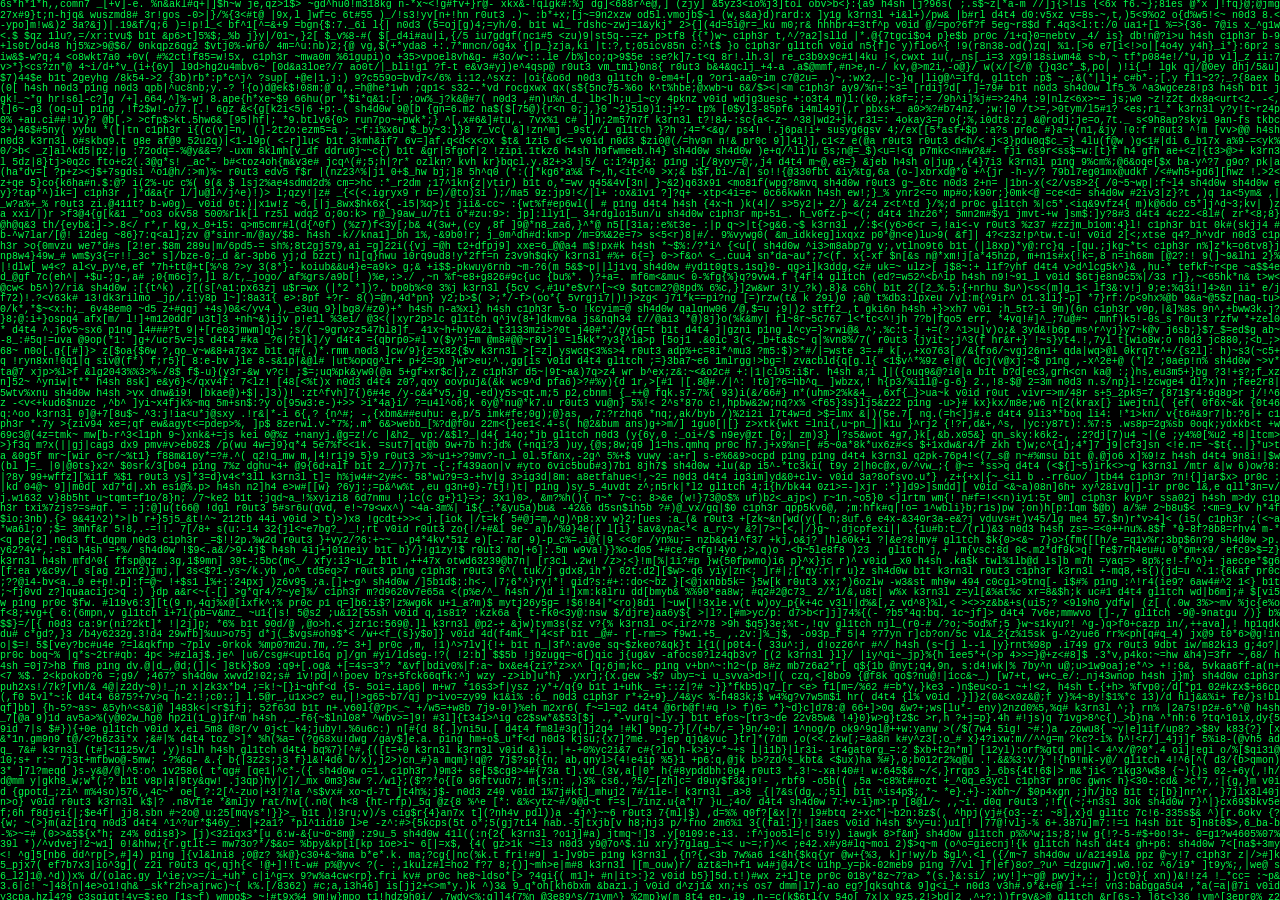
<file: asdfwdmatrix.html>
<!doctype html>
<html lang="en">
<head>



  <!--
  You have found this page and this comment.
  This comment is pointless.
  There is nothing here.
  You are wasting your time.
  -->


  <meta charset="utf-8" />
  <meta name="viewport" content="width=device-width, initial-scale=1" />
  <title>404</title>
  <style>
    :root{
      --bg:#000;
      --green:#00ff4a;
    }

    html, body{
      height:100%;
      margin:0;
      background:var(--bg);
      overflow:hidden;
      font-family: ui-monospace, SFMono-Regular, Menlo, Monaco, Consolas, "Liberation Mono", "Courier New", monospace;
    }

    /* Full-page “gobbledegook” */
      .noise{
    position:fixed;
    inset:0;
    padding:0;
    margin:0;
    color:var(--green);
    font-size:clamp(6px,0.9vw,10px);
    line-height:1.05;
    text-align:justify;
    text-justify:inter-character;
    white-space:normal;
    word-break:break-all;
  }
  </style>
</head>
<body>

  <div class="noise" id="noise"></div>

  <script>
    // Generate green “gobbledegook” to fill the page
    const el = document.getElementById("noise");
    const alphabet = "abcdefghijklmnopqrstuvwxyz0123456789!@#$%^&*()_+-={}[]|:;<>?,./~";
    const words = ["n0d3", "k3rn3l", "pr0c", "b1t", "sh4d0w", "v0id", "c1ph3r", "d4t4", "gl1tch", "p1ng", "h4sh", "r0ut3"];

    function randInt(n){
      return Math.floor(Math.random()*n);
    }

    function makeLine(len){
      let s = "";
      while (s.length < len){
        if (Math.random() < 0.18){
          s += words[randInt(words.length)] + " ";
        } else {
          const chunk = randInt(14) + 3;
          for (let i=0;i<chunk;i++) s += alphabet[randInt(alphabet.length)];
          s += " ";
        }
      }
      return s.slice(0, len);
    }

function fill(){
  const w = window.innerWidth;
  const h = window.innerHeight;

  const fontSize = parseFloat(getComputedStyle(el).fontSize) || 16;

  // add extra characters and lines to ensure full coverage
  const charsPerLine = Math.ceil(w / (fontSize * 0.55)) + 10;
  const lines = Math.ceil(h / (fontSize * 1.15)) + 5;

  let out = "";
  for (let i = 0; i < lines; i++){
    out += makeLine(charsPerLine) + "\n";
  }

  el.textContent = out;
}

    window.addEventListener("resize", fill);
    fill();

    setInterval(fill, 5000);
  </script>

</body>
</html>
</file>
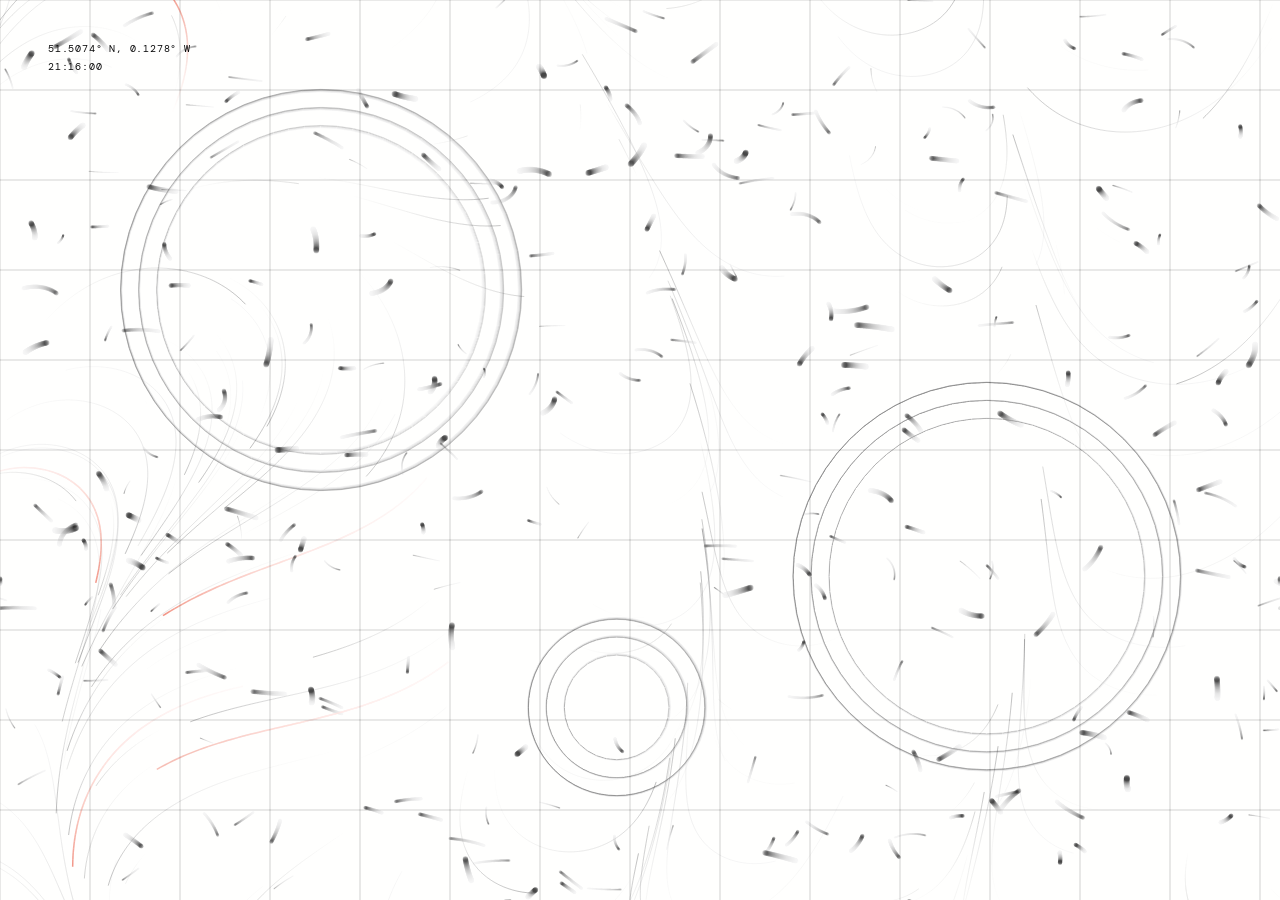
<file: particles.html>
<!DOCTYPE html>
<html lang="en">
<head>
  <meta charset="UTF-8"/>
  <meta name="viewport" content="width=device-width, initial-scale=1.0"/>
  <title>Something is coming.</title>
  <link rel="preconnect" href="https://fonts.googleapis.com"/>
  <link href="https://fonts.googleapis.com/css2?family=Instrument+Serif:ital@0;1&family=DM+Mono:wght@300;400&display=swap" rel="stylesheet"/>
  <style>
    *, *::before, *::after { box-sizing: border-box; margin: 0; padding: 0; }

    :root {
      --ink: #0a0a0a;
      --paper: #f7f5f0;
      --accent: #e63a1e;
      --serif: 'Instrument Serif', Georgia, serif;
      --mono: 'DM Mono', monospace;
    }

    html, body {
      width: 100%; height: 100%;
      background: var(--paper);
      overflow: hidden;
    }

    canvas {
      position: fixed;
      inset: 0;
      width: 100%;
      height: 100%;
    }

    .ui {
      position: fixed;
      inset: 0;
      display: flex;
      flex-direction: column;
      justify-content: space-between;
      padding: 40px 48px;
      pointer-events: none;
      z-index: 10;
    }

    .top-row {
      display: flex;
      justify-content: space-between;
      align-items: flex-start;
    }

    .mark {
      width: 36px; height: 36px;
      position: relative;
    }
    .mark::before, .mark::after {
      content: '';
      position: absolute;
      background: var(--ink);
    }
    .mark::before { width: 36px; height: 2px; top: 50%; transform: translateY(-50%); }
    .mark::after  { width: 2px; height: 36px; left: 50%; transform: translateX(-50%); }

    .status {
      font-family: var(--mono);
      font-size: 10px;
      letter-spacing: 0.14em;
      text-transform: uppercase;
      color: var(--ink);
      opacity: 0.35;
      animation: fadeIn 2s ease 1s both;
    }

    .center {
      position: absolute;
      top: 50%; left: 50%;
      transform: translate(-50%, -50%);
      text-align: center;
    }

    h1 {
      font-family: var(--serif);
      font-style: italic;
      font-size: clamp(3rem, 9vw, 8rem);
      color: var(--ink);
      line-height: 1;
      letter-spacing: -0.03em;
      mix-blend-mode: multiply;
      animation: riseIn 1.4s cubic-bezier(0.16, 1, 0.3, 1) 0.2s both;
    }

    h1 span {
      color: var(--accent);
      font-style: normal;
    }

    .sub {
      font-family: var(--mono);
      font-size: 11px;
      letter-spacing: 0.18em;
      text-transform: uppercase;
      color: var(--ink);
      opacity: 0.4;
      margin-top: 24px;
      animation: fadeIn 2s ease 1.2s both;
    }

    .bottom-row {
      display: flex;
      justify-content: space-between;
      align-items: flex-end;
    }

    .coords {
      font-family: var(--mono);
      font-size: 10px;
      color: var(--ink);
      opacity: 0.25;
      letter-spacing: 0.08em;
      line-height: 1.8;
      animation: fadeIn 2s ease 1.5s both;
    }

    .notify {
      pointer-events: all;
      font-family: var(--mono);
      font-size: 11px;
      letter-spacing: 0.1em;
      text-transform: uppercase;
      color: var(--ink);
      background: transparent;
      border: 1px solid rgba(10,10,10,0.2);
      padding: 12px 24px;
      cursor: pointer;
      transition: all 0.3s ease;
      animation: fadeIn 2s ease 1.8s both;
    }
    .notify:hover {
      background: var(--ink);
      color: var(--paper);
      border-color: var(--ink);
    }

    @keyframes riseIn {
      from { opacity: 0; transform: translateY(30px); }
      to   { opacity: 1; transform: translateY(0); }
    }
    @keyframes fadeIn {
      from { opacity: 0; }
      to   { opacity: 1; }
    }

    @media (max-width: 600px) {
      .ui { padding: 24px; }
      .coords { display: none; }
    }
  </style>
</head>
<body>

<canvas id="c"></canvas>

<div class="ui">
  

  <!-- <div class="center">
    <h1>Soon<span>.</span></h1>
    <p class="sub">Something is being made</p>
  </div> -->

  <div class="bottom-row">
    <div class="coords" id="coords">
      51.5074° N, 0.1278° W<br/>
      <span id="ts">—</span>
    </div>

  </div>
</div>

<script>
  // ── timestamp ──
  function tick() {
    const d = new Date();
    document.getElementById('ts').textContent =
      d.toLocaleTimeString('en-GB', { hour12: false });
  }
  tick(); setInterval(tick, 1000);

  // ── canvas ──
  const canvas = document.getElementById('c');
  const ctx = canvas.getContext('2d');

  let W, H, t = 0;
  const LINES = 120;
  const PARTICLES = 280;

  function resize() {
    W = canvas.width  = window.innerWidth;
    H = canvas.height = window.innerHeight;
  }
  window.addEventListener('resize', resize);
  resize();

  // Simplex-like noise via sin combination
  function noise(x, y, z) {
    return (
      Math.sin(x * 1.4 + z) * 0.5 +
      Math.sin(y * 1.1 - z * 0.8) * 0.3 +
      Math.sin((x + y) * 0.7 + z * 1.3) * 0.2
    );
  }

  // Flow field lines
  const lines = Array.from({ length: LINES }, () => ({
    x: Math.random() * 1.4 - 0.2,
    y: Math.random() * 1.4 - 0.2,
    life: Math.random(),
    maxLife: 0.006 + Math.random() * 0.006,
    hue: Math.random() < 0.05 ? 'accent' : 'ink',
  }));

  // Floating particles
  const particles = Array.from({ length: PARTICLES }, () => ({
    x: Math.random(),
    y: Math.random(),
    r: 0.5 + Math.random() * 2.5,
    speed: 0.00015 + Math.random() * 0.0003,
    phase: Math.random() * Math.PI * 2,
  }));

  // Slow morphing circles
  const blobs = [
    { cx: 0.25, cy: 0.3,  r: 0.22, phase: 0 },
    { cx: 0.75, cy: 0.65, r: 0.18, phase: 2 },
    { cx: 0.5,  cy: 0.8,  r: 0.13, phase: 4 },
  ];

  function draw() {
    t += 0.003;

    // Fade trail
    ctx.fillStyle = 'rgba(247,245,240,0.04)';
    ctx.fillRect(0, 0, W, H);

    const scale = 2.8;

    // ── blob rings ──
    blobs.forEach(b => {
      const pr = (b.r + Math.sin(t * 0.4 + b.phase) * 0.04) * Math.min(W, H);
      const px = b.cx * W + Math.sin(t * 0.2 + b.phase) * 30;
      const py = b.cy * H + Math.cos(t * 0.17 + b.phase) * 20;
      for (let i = 0; i < 3; i++) {
        ctx.beginPath();
        ctx.arc(px, py, pr - i * 18, 0, Math.PI * 2);
        ctx.strokeStyle = `rgba(10,10,10,${0.03 - i * 0.008})`;
        ctx.lineWidth = 1;
        ctx.stroke();
      }
    });

    // ── flow field lines ──
    lines.forEach(l => {
      const nx = noise(l.x * scale, l.y * scale, t * 0.4);
      const ny = noise(l.x * scale + 5.3, l.y * scale + 3.7, t * 0.4);
      const angle = (nx + ny) * Math.PI * 2;

      const px = l.x * W;
      const py = l.y * H;
      const step = 0.004;
      const nx2 = l.x + Math.cos(angle) * step;
      const ny2 = l.y + Math.sin(angle) * step;

      const alpha = Math.sin(l.life * Math.PI) * 0.55;
      ctx.beginPath();
      ctx.moveTo(px, py);
      ctx.lineTo(nx2 * W, ny2 * H);
      ctx.strokeStyle = l.hue === 'accent'
        ? `rgba(230,58,30,${alpha})`
        : `rgba(10,10,10,${alpha * 0.6})`;
      ctx.lineWidth = l.hue === 'accent' ? 1.5 : 0.8;
      ctx.stroke();

      l.x = nx2; l.y = ny2;
      l.life += l.maxLife;

      if (l.life >= 1 || l.x < -0.1 || l.x > 1.1 || l.y < -0.1 || l.y > 1.1) {
        l.x = Math.random() * 1.4 - 0.2;
        l.y = Math.random() * 1.4 - 0.2;
        l.life = 0;
        l.hue = Math.random() < 0.05 ? 'accent' : 'ink';
      }
    });

    // ── particles ──
    particles.forEach(p => {
      const angle = noise(p.x * 3, p.y * 3, t * 0.3 + p.phase) * Math.PI * 4;
      p.x += Math.cos(angle) * p.speed;
      p.y += Math.sin(angle) * p.speed;
      if (p.x < 0) p.x = 1; if (p.x > 1) p.x = 0;
      if (p.y < 0) p.y = 1; if (p.y > 1) p.y = 0;

      ctx.beginPath();
      ctx.arc(p.x * W, p.y * H, p.r, 0, Math.PI * 2);
      ctx.fillStyle = 'rgba(10,10,10,0.12)';
      ctx.fill();
    });

    // ── subtle grid pulse ──
    const gridAlpha = 0.018 + Math.sin(t * 0.5) * 0.006;
    ctx.strokeStyle = `rgba(10,10,10,${gridAlpha})`;
    ctx.lineWidth = 0.5;
    const cell = Math.min(W, H) / 10;
    for (let x = 0; x < W; x += cell) {
      ctx.beginPath(); ctx.moveTo(x, 0); ctx.lineTo(x, H); ctx.stroke();
    }
    for (let y = 0; y < H; y += cell) {
      ctx.beginPath(); ctx.moveTo(0, y); ctx.lineTo(W, y); ctx.stroke();
    }

    requestAnimationFrame(draw);
  }

  draw();
</script>
</body>
</html>
</file>
<file: incidentdashboard/style.css>
/* Base Alert Style */

.alert {

padding: 12px;
margin: 10px 0;
border-radius: 6px;
cursor: pointer;

font-family: monospace;

}


/* Severity Colours */

.CRITICAL {

background-color: #3a0d0d;
border-left: 6px solid #ff4d4d;

}

.HIGH {

background-color: #3a240d;
border-left: 6px solid #ff9900;

}

.MEDIUM {

background-color: #2a2a0d;
border-left: 6px solid #ffff66;

}

.RESOLVED {

background-color: #0d2a1a;
border-left: 6px solid #00cc66;

}
</file>
